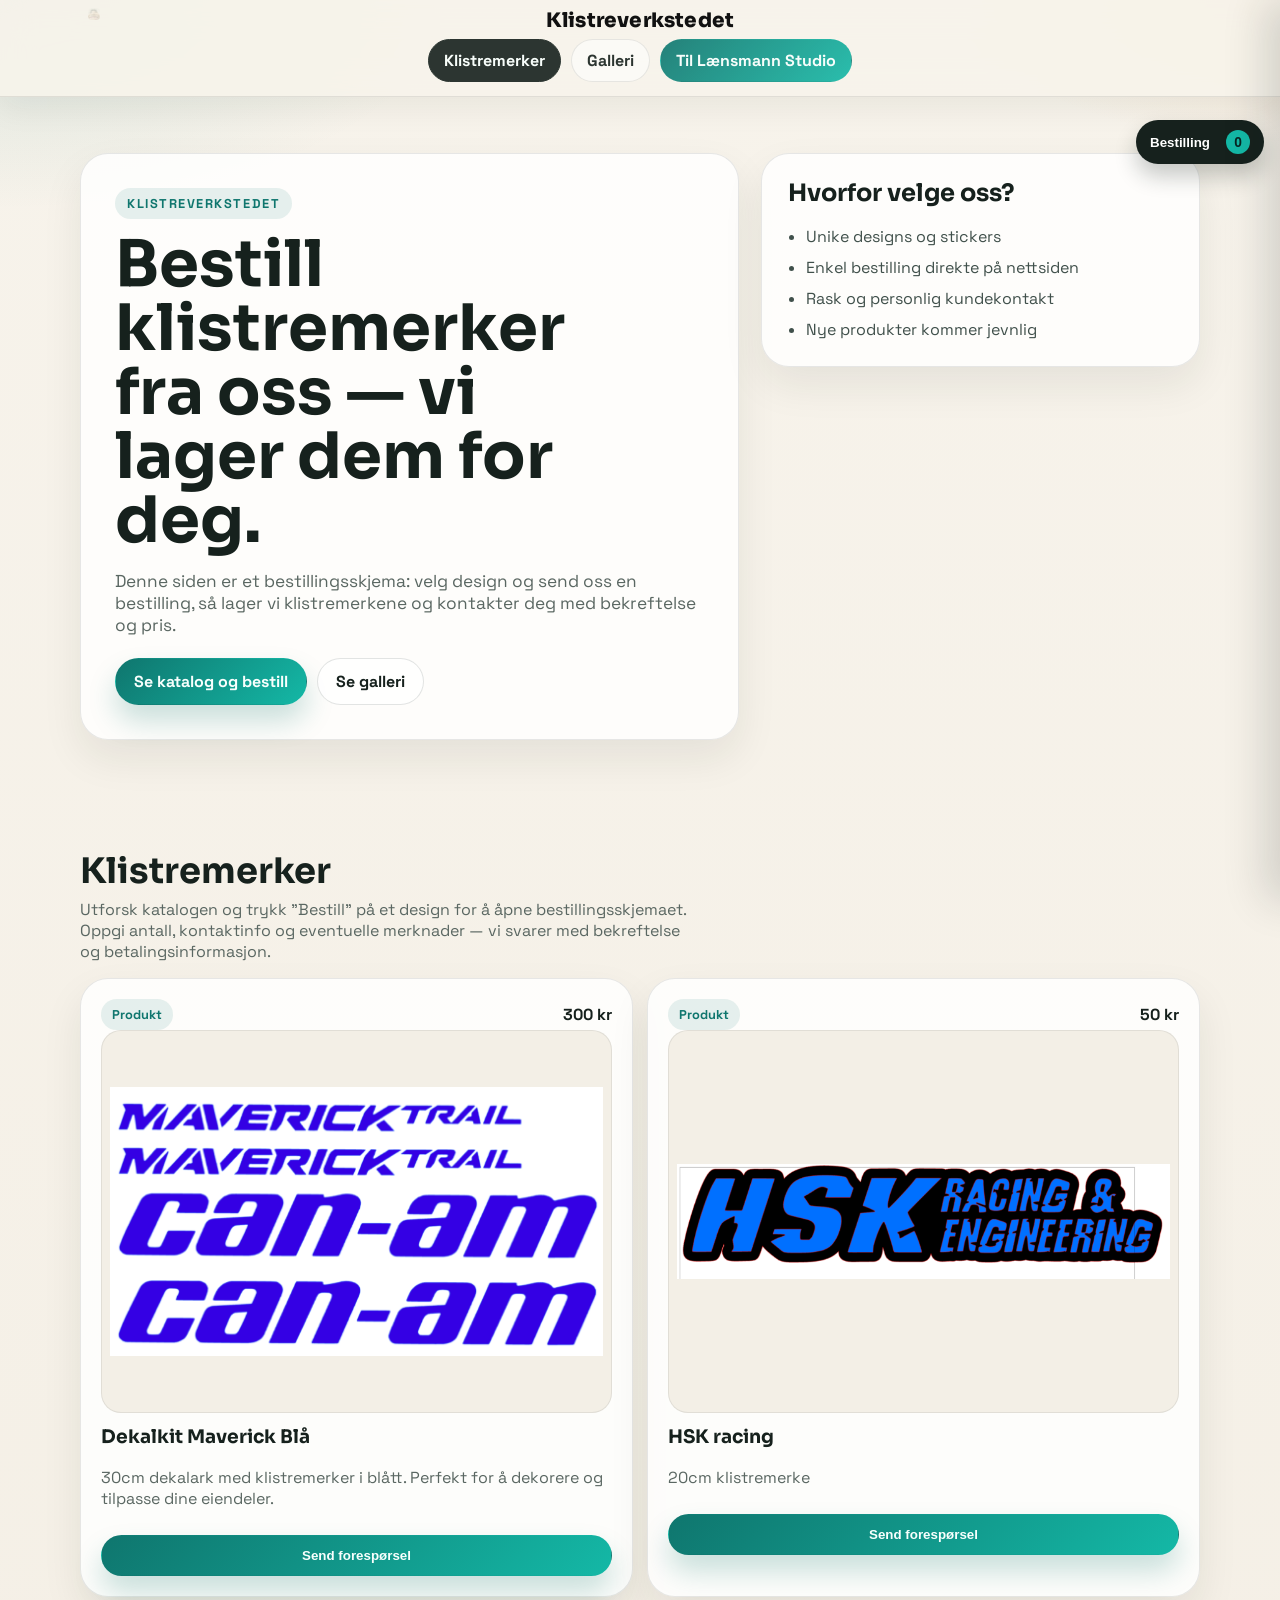
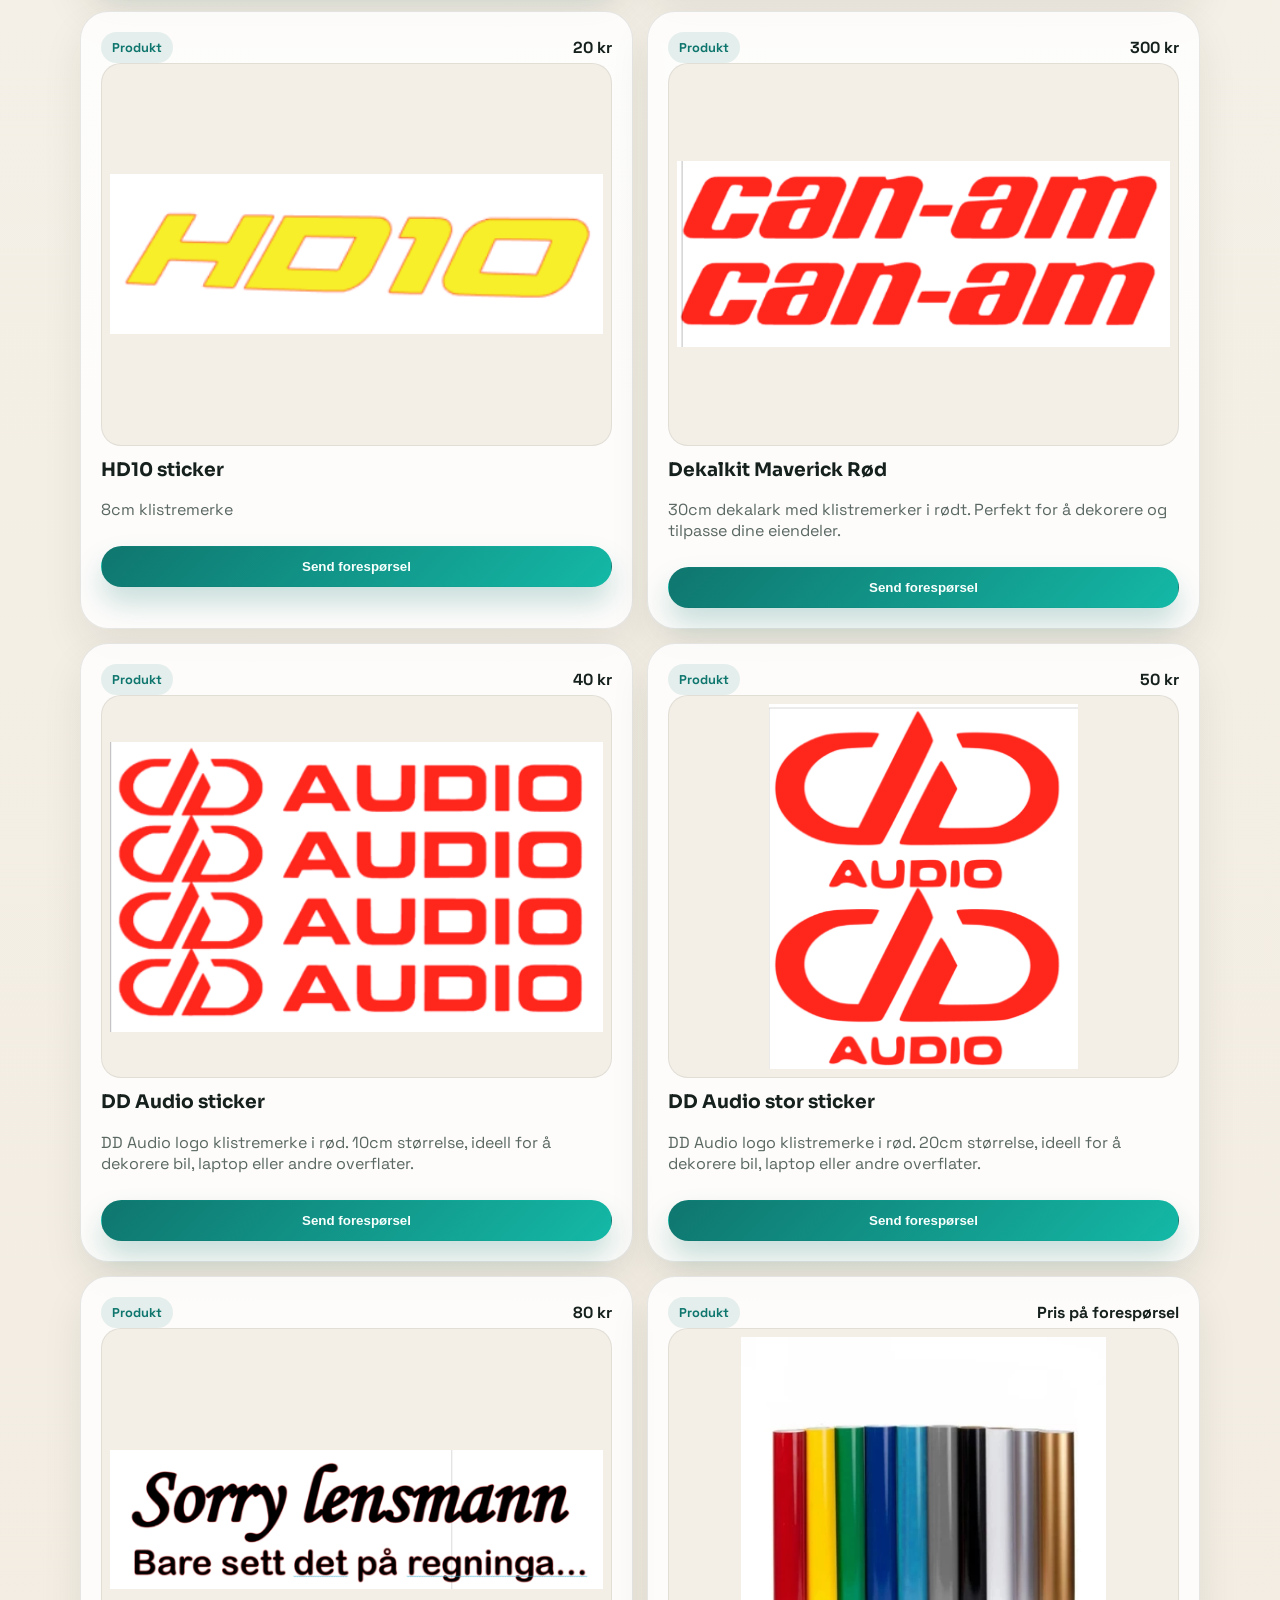
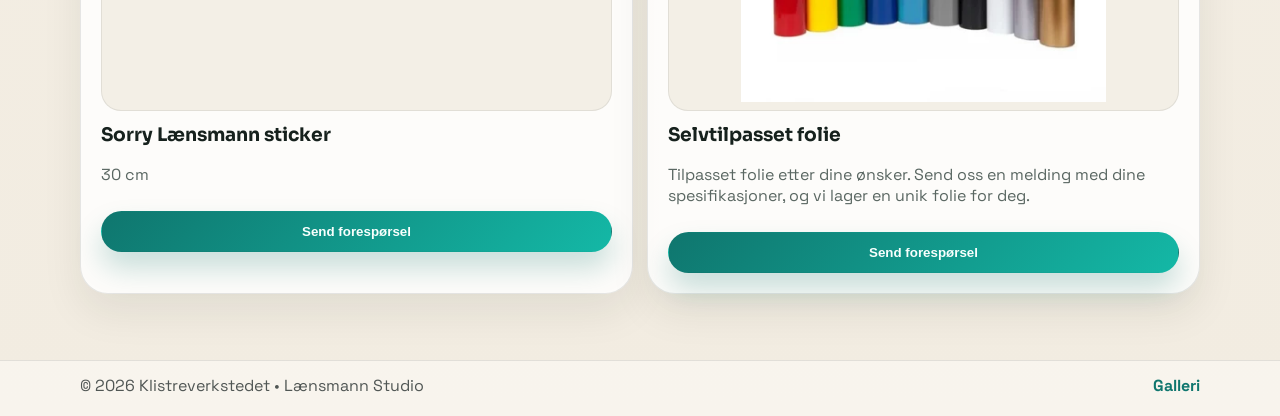
<file: index.html>
<!DOCTYPE html>
<html lang="no">
<head>
	<meta charset="UTF-8">
	<meta name="viewport" content="width=device-width, initial-scale=1">
	<title>Klistreverkstedet | Unike klistremerker</title>
	<meta name="description" content="Klistreverkstedet lager og selger unike klistremerker med enkel bestilling direkte fra nettsiden.">
	<meta name="robots" content="index, follow">
	<meta name="theme-color" content="#f7f3eb">
	<link rel="canonical" href="https://klistre.lensmann.studio/">
	<meta property="og:type" content="website">
	<meta property="og:title" content="Klistreverkstedet | Unike klistremerker">
	<meta property="og:description" content="Utforsk klistremerker, legg favorittene dine i handlekurven og send inn bestilling direkte fra nettsiden.">
	<meta property="og:url" content="https://klistre.lensmann.studio/">
	<link rel="icon" href="favicon.ico">
	<link rel="preconnect" href="https://fonts.googleapis.com">
	<link rel="preconnect" href="https://fonts.gstatic.com" crossorigin>
	<link href="https://fonts.googleapis.com/css2?family=Sora:wght@400;600;700;800&family=Space+Grotesk:wght@400;500;700&display=swap" rel="stylesheet">
	<link rel="stylesheet" href="style.css">
</head>
<body>
	<a class="skip-link" href="#main-content">Hopp til innhold</a>

	<header class="site-header">
		<div class="container header-top">
			<button class="goofy-easter-egg" type="button" data-goofy-easter-egg aria-label="Hemmelige bildeknapp">
				<img src="assets/images/goofy-ahh-pictures-face-man-pics.jpg" alt="" aria-hidden="true">
			</button>

			<a href="https://klistre.lensmann.studio/" class="brand brand--image" aria-label="Til Klistreverkstedet">
				<img class="brand-image logo-image" src="assets/images/image.png" alt="Klistreverkstedet logo">
				<span class="brand-text">Klistreverkstedet</span>
			</a>

			<div class="social-icons">
			  <a href="https://youtube.lensmann.studio" target="_blank" aria-label="YouTube">
				<svg viewBox="0 0 24 24" class="icon">
				  <path fill="currentColor" d="M23.498 6.186a3.016 3.016 0 0 0-2.122-2.136C19.505 3.545 12 3.545 12 3.545s-7.505 0-9.377.505A3.017 3.017 0 0 0 .502 6.186C0 8.07 0 12 0 12s0 3.93.502 5.814a3.016 3.016 0 0 0 2.122 2.136c1.871.505 9.376.505 9.376.505s7.505 0 9.377-.505a3.015 3.015 0 0 0 2.122-2.136C24 15.93 24 12 24 12s0-3.93-.502-5.814zM9.545 15.568V8.432L15.818 12l-6.273 3.568z"/>
				</svg>
			  </a>
			  <a href="https://facebook.lensmann.studio" target="_blank" aria-label="Facebook">
				<svg viewBox="0 0 24 24" class="icon">
				  <path fill="currentColor" d="M22 12a10 10 0 1 0-11.5 9.95v-7.05H8v-2.9h2.5V9.9c0-2.5 1.5-3.9 3.8-3.9 1.1 0 2.2.2 2.2.2v2.4h-1.2c-1.2 0-1.6.75-1.6 1.5v1.8H17l-.4 2.9h-2.5v7.05A10 10 0 0 0 22 12"/>
				</svg>
			  </a>
			</div>

			<button class="nav-toggle" type="button" aria-expanded="false" aria-controls="main-nav" aria-label="Åpne meny">
				<span class="nav-toggle__icon" aria-hidden="true">
					<span class="nav-toggle__line"></span>
					<span class="nav-toggle__line"></span>
					<span class="nav-toggle__line"></span>
				</span>
			</button>
		</div>

		<div class="container">
			<nav id="main-nav" class="top-links site-nav" aria-label="Navigasjon">
				<a href="index.html" aria-current="page">Klistremerker</a>
				<a href="products.html">Galleri</a>
				<a class="nav-back" href="https://lensmann.studio/">Til Lænsmann Studio</a>
			</nav>
		</div>
	</header>

	<main id="main-content">
		<section class="hero">
			<div class="container hero-grid">

				<div class="hero-copy">
					<span class="eyebrow">Klistreverkstedet</span>

					<h1>Bestill klistremerker fra oss — vi lager dem for deg.</h1>

					<p class="lead">
						Denne siden er et bestillingsskjema: velg design og send oss en bestilling, så lager vi klistremerkene og kontakter deg med bekreftelse og pris.
					</p>

					<div class="hero-actions">
						<a class="btn btn-primary" href="#produkter">Se katalog og bestill</a>
						<a class="btn btn-secondary" href="products.html">Se galleri</a>
					</div>
				</div>

				<aside class="hero-card">
					<h2>Hvorfor velge oss?</h2>

					<ul class="feature-list">
						<li>Unike designs og stickers</li>
						<li>Enkel bestilling direkte på nettsiden</li>
						<li>Rask og personlig kundekontakt</li>
						<li>Nye produkter kommer jevnlig</li>
					</ul>
				</aside>

			</div>
		</section>

		<section class="content-section" id="produkter">
			<div class="container">

				<div class="section-head">
					<h2 class="section-title">Klistremerker</h2>

					<p class="section-lead">
						Utforsk katalogen og trykk "Bestill" på et design for å åpne bestillingsskjemaet. Oppgi antall, kontaktinfo og eventuelle merknader — vi svarer med bekreftelse og betalingsinformasjon.
					</p>
				</div>

				<div id="product-grid" class="product-grid">
					<p class="empty-state">Laster inn produkter...</p>
				</div>

			</div>
		</section>
	</main>

	<button id="cart-toggle" class="cart-toggle" type="button" aria-expanded="false" aria-controls="cart-panel" aria-label="Åpne bestillingsskjema">
		Bestilling <span class="cart-toggle__badge" id="cart-count">0</span>
	</button>

	<div id="cart-overlay" class="cart-overlay" hidden></div>

	<aside id="cart-panel" class="cart-panel cart-drawer" aria-label="Handlekurv">

		<div class="cart-panel__head">
			<h2 class="section-title">Bestillingsforespørsel</h2>

			<button id="cart-close" class="cart-close" type="button" aria-label="Lukk bestillingsforespørsel">
				×
			</button>
		</div>

		<div id="cart-items" class="cart-items">
			<p class="empty-state">Handlekurven din er tom.</p>
		</div>

		<form id="order-form" class="order-form">

			<input type="hidden" name="access_key" value="d9a59166-6df5-4dda-a017-b0f46e9c49c6">

			<input type="hidden" name="subject" value="Ny bestilling fra Klistreverkstedet">

			<input type="hidden" name="from_name" value="Klistreverkstedet">

			<input type="hidden" name="cart_summary" id="cart-summary-input">
			<input type="hidden" name="order_total" id="order-total-input">

			<div class="form-grid form-grid--single">

				<div class="field">
					<label for="customer-name">Navn</label>

					<input
						id="customer-name"
						name="name"
						type="text"
						placeholder="Navnet ditt"
						required>
				</div>

				<div class="field">
					<label for="customer-phone">Telefonnummer</label>

					<input
						id="customer-phone"
						name="phone"
						type="tel"
						placeholder="Telefonnummer"
						required>
				</div>

				<div class="field">
					<label for="customer-email">E-post</label>

					<input
						id="customer-email"
						name="email"
						type="email"
						placeholder="E-postadresse"
						required>
				</div>

				<!-- Referansebilde uploader placed between email and message -->
				<div class="field">
				  <label for="uploadcare-uploader">Last opp ett referansebilde</label>
				  <div class="upload-instructions"></div>
				  <!-- Uploadcare widget (images only). Public key set via data-public-key -->
				  <input type="hidden" role="uploadcare-uploader" id="uploadcare-uploader" data-public-key="46de1b38b22875c5a2c2" data-images-only="true" data-clearable="true">
				  <!-- Hidden field to store the returned public image URL -->
				  <input type="hidden" id="reference-image-url" name="reference_image_url">
				</div>

				<div class="field field-full">
					<label for="customer-note">Melding</label>

					<textarea
						id="customer-note"
						name="message"
						placeholder="Skriv kort om ønsket design (farge, størrelse)."></textarea>
				</div>

			</div>

			<div class="shipping-options" aria-labelledby="shipping-options-title">
				<h3 id="shipping-options-title" class="shipping-options__title">Frakt</h3>

				<label class="shipping-option">
					<input type="radio" name="shipping_method" value="Hente selv på baksalen" data-shipping-option data-shipping-cost="0" checked>
					<span>
						<strong>Hente selv på baksalen</strong>
						<em>Gratis</em>
					</span>
				</label>

				<label class="shipping-option">
					<input type="radio" name="shipping_method" value="Frakt uten sporing" data-shipping-option data-shipping-cost="50">
					<span>
						<strong>Frakt uten sporing</strong>
						<em>50 kr</em>
					</span>
				</label>

				<label class="shipping-option">
					<input type="radio" name="shipping_method" value="Frakt med sporing" data-shipping-option data-shipping-cost="80">
					<span>
						<strong>Frakt med sporing</strong>
						<em>80 kr</em>
					</span>
				</label>
			</div>

			<div class="tip-field">
				<label for="tip-amount-input">Tips oss</label>
				<div class="tip-field__row">
					<input
						id="tip-amount-input"
						name="tip_amount"
						type="number"
						min="0"
						step="1"
						inputmode="numeric"
						placeholder="Valgfritt beløp"
						data-tip-amount>
					<span>kr</span>
				</div>
				<p class="tip-field__help">Velg selv om du vil tipse litt ekstra.</p>
			</div>

			<div class="cart-summary">

				<div class="cart-summary__row">
					<span>Estimert sum</span>
					<strong id="cart-total">0 kr</strong>
				</div>

				<div class="cart-summary__row cart-summary__row--shipping">
					<span>Frakt</span>
					<strong id="cart-shipping-total">0 kr</strong>
				</div>

				<div class="cart-summary__row cart-summary__row--grand">
					<span>Foreløpig total (ikke betaling)</span>
					<strong id="cart-grand-total">0 kr</strong>
				</div>

				<p class="cart-warning"><strong>Viktig:</strong> Dette er kun en bestilling — ingen betaling skjer her. Vi kontakter deg for å bekrefte pris, levering og betalingsmåte.</p>

				<p class="cart-note">
				<!-- her kan æ legge inn en melding til kunden -->
				</p>

				<div class="form-actions">

					<button id="clear-cart" class="btn btn-secondary btn-block" type="button">
						Nullstill
					</button>

					<button class="btn btn-primary btn-block" type="submit">
						Send bestilling
					</button>
				</div>

				<p id="form-status" class="form-note" aria-live="polite"></p>
				<p class="form-help">Etter innsending kontakter vi deg for å bekrefte ordre og betalingsinformasjon. Denne siden er kun for bestilling, ikke for betaling. Betaling skjer etter vi har laget ferdig klistremerkene.</p>

			</div>

		</form>

	</aside>

	<footer class="site-footer">
		<div class="container footer-inner">
			<span>© <span id="year"></span> Klistreverkstedet • Lænsmann Studio</span>

			<a href="products.html">Galleri</a>
		</div>
	</footer>

	<script>
		UPLOADCARE_PUBLIC_KEY = "46de1b38b22875c5a2c2";
		UPLOADCARE_LOCALE = "nb";
	</script>
	<script src="https://ucarecdn.com/libs/widget/3.x/uploadcare.full.min.js" charset="utf-8"></script>
	<script src="assets/js/site.js"></script>
</body>
</html>
</file>
<file: style.css>
:root {
  --bg: #0f1513;
  --bg-soft: #16201d;
  --surface: #f6f1e8;
  --surface-2: #ebe2d3;
  --text-dark: #1d2321;
  --text-light: #f4f1eb;
  --muted: #59605e;
  --brand: #ff875c;
  --brand-dark: #d65d34;
  --accent: #3fc2a3;
  --border-dark: rgba(255, 255, 255, 0.1);
  --border-light: rgba(29, 35, 33, 0.15);
  --radius-lg: 24px;
  --radius-md: 16px;
  --radius-sm: 12px;
  --shadow-soft: 0 14px 34px rgba(0, 0, 0, 0.16);
  --shadow-card: 0 10px 24px rgba(0, 0, 0, 0.12);
}

* {
  box-sizing: border-box;
}

html,
body {
  margin: 0;
  padding: 0;
  scroll-behavior: smooth;
}

body {
  font-family: "Space Grotesk", "Segoe UI", sans-serif;
  color: var(--text-light);
  background:
    radial-gradient(900px 500px at 85% -10%, rgba(255, 135, 92, 0.28), transparent 50%),
    radial-gradient(1000px 550px at 10% -15%, rgba(63, 194, 163, 0.18), transparent 46%),
    linear-gradient(170deg, #0d1311 0%, #101815 55%, #0c1210 100%);
  min-height: 100vh;
}

img {
  max-width: 100%;
  display: block;
}

a {
  color: inherit;
  text-decoration: none;
}

a:focus-visible,
button:focus-visible,
summary:focus-visible {
  outline: 3px solid #3fc2a3;
  outline-offset: 3px;
}

.skip-link {
  position: absolute;
  top: -100px;
  left: 12px;
  z-index: 120;
  background: #ffffff;
  color: #111;
  padding: 10px 14px;
  border-radius: 10px;
  border: 1px solid #111;
  font-weight: 700;
}

.skip-link:focus {
  top: 12px;
}

.goofy-easter-egg {
  position: absolute;
  top: 8px;
  left: 8px;
  z-index: 25;
  width: 12px;
  height: 12px;
  padding: 0;
  border: 0;
  background: transparent;
  opacity: 0.14;
  cursor: pointer;
  overflow: visible;
  transform-origin: top left;
  transform: scale(var(--goofy-scale, 1));
  transition: transform 220ms cubic-bezier(0.18, 0.8, 0.2, 1), opacity 180ms ease;
  will-change: transform, opacity;
}

.goofy-easter-egg img {
  width: 100%;
  height: 100%;
  display: block;
  object-fit: cover;
  border-radius: 4px;
  filter: saturate(1.05) contrast(1.05);
  transform-origin: center center;
}

.goofy-easter-egg:hover,
.goofy-easter-egg:focus-visible {
  opacity: 0.28;
  outline: none;
}

.goofy-easter-egg.is-exploding {
  opacity: 1;
  pointer-events: none;
  animation: goofy-burst 950ms cubic-bezier(0.12, 0.72, 0.18, 1) forwards;
  transition: none;
}

.goofy-easter-egg:not(.is-exploding) img {
  transition: transform 220ms cubic-bezier(0.18, 0.8, 0.2, 1), filter 180ms ease;
}

.goofy-easter-egg.is-exploding img {
  animation: goofy-grow 950ms cubic-bezier(0.12, 0.72, 0.18, 1) forwards;
}

.goofy-easter-egg.is-exploding::before,
.goofy-easter-egg.is-exploding::after {
  content: "";
  position: absolute;
  inset: 50%;
  border-radius: 999px;
  pointer-events: none;
  transform: translate(-50%, -50%);
}

.goofy-easter-egg.is-exploding::before {
  width: 18px;
  height: 18px;
  background: radial-gradient(circle, rgba(255,255,255,0.95) 0 20%, rgba(255, 122, 92, 0.9) 35%, rgba(255, 196, 122, 0.7) 55%, rgba(255, 255, 255, 0) 72%);
  animation: goofy-flash 950ms ease-out forwards;
}

.goofy-easter-egg.is-exploding::after {
  width: 18px;
  height: 18px;
  box-shadow:
    0 0 0 0 rgba(255, 130, 92, 0.65),
    0 0 0 0 rgba(255, 196, 122, 0.38);
  animation: goofy-shock 950ms ease-out forwards;
}

@keyframes goofy-grow {
  0% {
    transform: scale(1);
    opacity: 1;
    filter: saturate(1.05) contrast(1.05);
  }
  35% {
    transform: scale(5) rotate(12deg);
    opacity: 1;
  }
  65% {
    transform: scale(14) rotate(-10deg);
    opacity: 0.96;
  }
  100% {
    transform: scale(40) rotate(25deg);
    opacity: 0.12;
    filter: saturate(1.2) contrast(1.2);
  }
}

@keyframes goofy-burst {
  0% {
    transform: scale(var(--goofy-scale, 1)) translate(0, 0);
  }
  45% {
    transform: scale(var(--goofy-scale, 1)) translate(-1px, 1px);
  }
  100% {
    transform: scale(var(--goofy-scale, 1)) translate(0, 0);
  }
}

@keyframes goofy-flash {
  0% {
    opacity: 0.25;
    transform: translate(-50%, -50%) scale(0.2);
  }
  20% {
    opacity: 0.95;
    transform: translate(-50%, -50%) scale(1.4);
  }
  100% {
    opacity: 0.08;
    transform: translate(-50%, -50%) scale(18);
  }
}

@keyframes goofy-shock {
  0% {
    opacity: 0.95;
    box-shadow:
      0 0 0 0 rgba(255, 130, 92, 0.82),
      0 0 0 0 rgba(255, 196, 122, 0.58);
  }
  55% {
    opacity: 0.55;
    box-shadow:
      0 0 0 28px rgba(255, 130, 92, 0),
      0 0 0 44px rgba(255, 196, 122, 0);
  }
  100% {
    opacity: 0.05;
    box-shadow:
      0 0 0 70px rgba(255, 130, 92, 0),
      0 0 0 100px rgba(255, 196, 122, 0);
  }
}

@media (max-width: 520px) {
  .goofy-easter-egg {
    top: 6px;
    left: 6px;
    width: 10px;
    height: 10px;
    opacity: 0.11;
  }
}

.container {
  width: min(1120px, 92%);
  margin: 0 auto;
}

.thank-you-gif-wrap {
  width: min(420px, 100%);
  margin: 28px auto 0;
  padding: 14px;
  border-radius: 22px;
  background: rgba(255, 255, 255, 0.06);
  border: 1px solid rgba(255, 255, 255, 0.1);
  box-shadow: var(--shadow-soft);
}

.thank-you-gif-wrap img {
  width: 100%;
  aspect-ratio: 1 / 1;
  object-fit: cover;
  border-radius: 16px;
  background: linear-gradient(135deg, rgba(255, 135, 92, 0.18), rgba(63, 194, 163, 0.18));
}

.site-header {
  position: sticky;
  top: 0;
  z-index: 50;
  padding-top: env(safe-area-inset-top);
  border-bottom: 1px solid var(--border-dark);
  backdrop-filter: blur(8px) saturate(130%);
  background: linear-gradient(to bottom, rgba(12, 18, 16, 0.95), rgba(12, 18, 16, 0.72));
}

.nav-row {
  display: flex;
  align-items: center;
  justify-content: space-between;
  gap: 20px;
  padding: 14px 0;
}

.logo {
  display: inline-flex;
  align-items: center;
  gap: 12px;
}

.logo-image {
  width: 40px;
  height: 40px;
  border-radius: 5px;
  object-fit: cover;
  border: 1px solid rgba(255, 255, 255, 0.26);
  box-shadow: 0 10px 20px rgba(0, 0, 0, 0.26);
  background: linear-gradient(140deg, #ff875c, #ffb07a);
}

.social-icons {
  display: flex;
  gap: 12px;
  align-items: center;
  margin-left: auto;
}

.social-icons .icon {
  width: 24px;
  height: 24px;
  transition: 0.2s;
}

.social-icons a:nth-child(1) .icon {
  color: #FF0000;
}

.social-icons a:nth-child(1) .icon:hover {
  color: #CC0000;
  transform: scale(1.1);
}

.social-icons a:nth-child(2) .icon {
  color: #1877F2;
}

.social-icons a:nth-child(2) .icon:hover {
  color: #0A66C2;
  transform: scale(1.1);
}

@media (max-width: 820px) {
  .social-icons {
    margin-left: 0;
  }
}

.logo-badge {
  width: 38px;
  height: 38px;
  border-radius: 10px;
  display: grid;
  place-items: center;
  background: linear-gradient(140deg, var(--brand), #ffb07a);
  color: #111;
  font-weight: 800;
  letter-spacing: 0.02em;
  box-shadow: var(--shadow-soft);
}

.logo-text {
  font-family: "Sora", "Segoe UI", sans-serif;
  font-weight: 700;
  letter-spacing: 0.02em;
}

.site-nav {
  display: flex;
  align-items: center;
  gap: 18px;
  flex-wrap: wrap;
}

.nav-toggle {
  display: none;
  width: 42px;
  height: 42px;
  align-items: center;
  justify-content: center;
  border: 1px solid rgba(255, 255, 255, 0.22);
  border-radius: 10px;
  background: rgba(255, 255, 255, 0.04);
  color: var(--text-light);
  cursor: pointer;
}

.nav-toggle__icon {
  display: grid;
  gap: 4px;
}

.nav-toggle__line {
  display: block;
  width: 18px;
  height: 2px;
  border-radius: 2px;
  background: currentColor;
  transition: transform 0.2s ease, opacity 0.2s ease;
}

.nav-toggle[aria-expanded="true"] .nav-toggle__line:nth-child(1) {
  transform: translateY(6px) rotate(45deg);
}

.nav-toggle[aria-expanded="true"] .nav-toggle__line:nth-child(2) {
  opacity: 0;
}

.nav-toggle[aria-expanded="true"] .nav-toggle__line:nth-child(3) {
  transform: translateY(-6px) rotate(-45deg);
}

.site-nav a {
  opacity: 0.9;
  font-weight: 500;
}

.site-nav a:hover {
  opacity: 1;
}

.btn {
  display: inline-flex;
  align-items: center;
  justify-content: center;
  border: 0;
  border-radius: 999px;
  padding: 11px 18px;
  font-weight: 700;
  transition: transform 0.15s ease, box-shadow 0.15s ease;
}

.btn:hover {
  transform: translateY(-1px);
}

.btn-primary {
  background: linear-gradient(135deg, var(--brand), #ffb07a);
  color: #141414;
  box-shadow: 0 10px 24px rgba(255, 135, 92, 0.34);
}
.btn-primary:hover {
  box-shadow: 0 16px 32px rgba(255, 135, 92, 0.48);
}

.btn-booking {
  background: linear-gradient(135deg, var(--accent), #7fdbc7);
  color: #10211d;
  box-shadow: 0 10px 24px rgba(63, 194, 163, 0.34);
}

.btn-booking:hover {
  box-shadow: 0 16px 32px rgba(63, 194, 163, 0.48);
  transform: translateY(-2px);
}


.btn-secondary {
  border: 1px solid var(--border-dark);
  color: var(--text-light);
  background: rgba(255, 255, 255, 0.02);
}

.hero {
  padding: 72px 0 32px;
}

.hero-layout {
  display: grid;
  grid-template-columns: 1.12fr 0.88fr;
  gap: 24px;
  align-items: center;
}

.eyebrow {
  display: inline-block;
  text-transform: uppercase;
  letter-spacing: 0.11em;
  font-size: 0.78rem;
  color: #9fdcca;
  font-weight: 700;
}

h1,
h2,
h3 {
  margin-top: 0;
  line-height: 1.1;
  font-family: "Sora", "Segoe UI", sans-serif;
}

h1 {
  font-size: clamp(2rem, 4.9vw, 3.7rem);
  margin-bottom: 0.9rem;
}

.lead {
  color: #d4d7d5;
  max-width: 60ch;
  font-size: 1.04rem;
}

.hero-actions {
  margin-top: 20px;
  display: flex;
  gap: 10px;
  flex-wrap: wrap;
}

.hero-media {
  border-radius: var(--radius-lg);
  overflow: hidden;
  border: 1px solid var(--border-dark);
  box-shadow: var(--shadow-soft);
}

.hero-media img {
  width: 100%;
  height: 100%;
  min-height: 350px;
  object-fit: cover;
}

.content-shell {
  background: linear-gradient(180deg, var(--surface) 0%, #f8f5ee 100%);
  border-top-left-radius: 34px;
  border-top-right-radius: 34px;
  margin-top: 36px;
  color: var(--text-dark);
  border: 1px solid var(--border-light);
  border-bottom: 0;
}

section {
  padding: 58px 0;
}

.section-head {
  margin-bottom: 16px;
}

.section-title {
  font-size: clamp(1.55rem, 3vw, 2.2rem);
  margin-bottom: 10px;
}

.section-lead {
  margin: 0;
  color: var(--muted);
  max-width: 62ch;
}

.grid-3 {
  margin-top: 22px;
  display: grid;
  grid-template-columns: repeat(3, minmax(0, 1fr));
  gap: 16px;
}

.card {
  background: #fffdf9;
  border: 1px solid var(--border-light);
  border-radius: var(--radius-md);
  padding: 18px;
  box-shadow: var(--shadow-card);
  
}

.card p {
  margin: 0;
  color: var(--muted);
}

.card,
.hero-media,
.gallery-item,
.item-card,
.partner-card {
  transition: transform 0.2s ease, box-shadow 0.2s ease;
}

.card:hover,
.item-card:hover,
.partner-card:hover {
  transform: translateY(-3px);
  box-shadow: 0 14px 28px rgba(0, 0, 0, 0.18);
}

.tag {
  display: inline-flex;
  align-items: center;
  gap: 8px;
  font-size: 0.83rem;
  border-radius: 999px;
  background: var(--surface-2);
  padding: 7px 12px;
  border: 1px solid var(--border-light);
  color: #3e4341;
}

.feature-row {
  margin-top: 18px;
  display: flex;
  flex-wrap: wrap;
  gap: 10px;
}

.gallery {
  margin-top: 22px;
  display: grid;
  grid-template-columns: repeat(3, minmax(0, 1fr));
  gap: 12px;
}

.gallery-item {
  border-radius: 14px;
  overflow: hidden;
  border: 1px solid var(--border-light);
}

.gallery-item img {
  width: 100%;
  height: 100%;
  min-height: 210px;
  object-fit: cover;
}

.pricing-grid {
  margin-top: 22px;
  display: grid;
  grid-template-columns: repeat(3, minmax(0, 1fr));
  gap: 16px;
}

/* Cart buttons and mobile-friendly layout */
.cart-row {
  display: flex;
  gap: 10px;
  align-items: center;
  padding: 8px 6px;
  border-bottom: 1px solid var(--border-light);
}

.cart-thumb {
  width: 52px;
  height: 52px;
  border-radius: 8px;
  object-fit: cover;
}

.cart-row__meta {
  flex: 1 1 auto;
  min-width: 0;
}

.cart-row__actions {
  display: flex;
  align-items: center;
  gap: 8px;
  flex: 0 0 auto;
}

.qty-group {
  display: flex;
  align-items: center;
  gap: 8px;
}

.qty-btn {
  width: 36px;
  height: 36px;
  padding: 0;
  border-radius: 50%;
  border: 1px solid rgba(255,255,255,0.06);
  background: rgba(255,255,255,0.02);
  color: var(--text-light);
  font-weight: 700;
  display: inline-grid;
  place-items: center;
  cursor: pointer;
  transition: background 0.12s ease, transform 0.08s ease;
}

.qty-btn:hover {
  background: rgba(255,255,255,0.04);
  transform: translateY(-1px);
}

.qty-value {
  min-width: 22px;
  text-align: center;
  font-weight: 700;
}

.cart-line-total {
  margin-top: 6px;
  font-weight: 800;
  color: var(--text-light);
  font-size: 1rem;
}

.cart-meta-sub {
  margin: 4px 0 0;
  color: var(--muted);
  font-size: 0.9rem;
}

.cart-remove {
  display: inline-flex;
  align-items: center;
  gap: 8px;
  padding: 6px 8px;
  border-radius: 8px;
  border: 1px solid rgba(255,255,255,0.04);
  background: transparent;
  color: var(--muted);
  font-weight: 600;
  cursor: pointer;
  transition: background 0.12s ease, color 0.12s ease;
}

.cart-remove:hover {
  background: rgba(255,255,255,0.03);
  color: var(--text-light);
}

.cart-remove .remove-icon {
  font-size: 14px;
  line-height: 1;
  color: inherit;
}

/* Mobile adjustments: compact, two-row grid for each cart item */
@media (max-width: 520px) {
  .cart-row {
    display: grid;
    grid-template-columns: 44px 1fr;
    grid-template-rows: auto auto;
    gap: 6px 8px;
    align-items: center;
    padding: 8px 6px;
  }

  .cart-thumb {
    width: 44px;
    height: 44px;
    grid-row: 1 / span 2;
    border-radius: 8px;
  }

  .cart-row__meta {
    grid-column: 2;
    grid-row: 1;
    padding-right: 8px;
  }

  .cart-row__actions {
    grid-column: 2;
    grid-row: 2;
    justify-self: end;
    gap: 6px;
  }

  .qty-btn {
    width: 30px;
    height: 30px;
    font-size: 15px;
    border-radius: 8px;
  }

  .qty-value {
    min-width: 28px;
    text-align: center;
    padding: 6px 8px;
    background: linear-gradient(135deg, rgba(255,135,92,0.12), rgba(63,194,163,0.06));
    border-radius: 8px;
    font-weight: 800;
    color: var(--text-light);
  }

  .cart-remove {
    padding: 6px;
    border-radius: 6px;
    gap: 6px;
    background: rgba(255,255,255,0.02);
    color: var(--muted);
  }

  /* hide the word "Fjern" on narrow screens to keep layout clean */
  .cart-remove .remove-text {
    display: none;
  }
}

.price {
  font-size: 1.6rem;
  font-weight: 800;
  margin: 10px 0;
}

.split {
  margin-top: 18px;
  display: grid;
  grid-template-columns: 1.1fr 0.9fr;
  gap: 16px;
}

.contact-list {
  display: grid;
  gap: 8px;
  color: var(--muted);
}

.contact-list a:hover {
  color: #2c4a42;
  text-decoration: underline;
}

.booking-form {
  margin-top: 14px;
  padding: 22px;
  border: 1px solid #dbcdb9;
  background:
    radial-gradient(700px 180px at 100% -5%, rgba(255, 135, 92, 0.12), transparent 55%),
    #fffdf8;
  box-shadow: 0 22px 40px rgba(29, 35, 33, 0.14);
}

.form-block {
  padding: 14px;
  border-radius: 14px;
  background: linear-gradient(180deg, #fffdfa 0%, #fff7ec 100%);
  border: 1px solid #e3d7c7;
  margin-bottom: 12px;
}

.form-block h3 {
  margin: 0 0 10px;
  font-size: 1.05rem;
}

/* --- Simple/order-form overrides to reduce 'shop' look --- */
body {
  background: #ffffff;
  color: #111111;
  font-family: system-ui, -apple-system, "Segoe UI", Roboto, Arial, sans-serif;
}

.site-header {
  background: #ffffff;
  border-bottom: 1px solid #e6e6e6;
  backdrop-filter: none;
}

.logo-image { display: none; }
.brand-text { font-weight: 700; color: #111; }
.social-icons { display: none; }

/* Make buttons look like simple form controls */
.btn {
  border-radius: 6px;
  padding: 8px 12px;
  box-shadow: none;
  font-weight: 700;
}

.btn-primary {
  background: transparent;
  color: #111;
  border: 1px solid #cfcfcf;
}

.btn-secondary {
  background: transparent;
  color: #444;
  border: 1px solid #eee;
}

/* Product list: keep original catalog styles above */

/* Make cart panel look like a simple form panel */
.cart-panel {
  background: #fff;
  color: #111;
  border: 1px solid #e6e6e6;
  box-shadow: none;
  border-radius: 6px;
  padding: 16px;
}

.cart-row { border-bottom: 1px solid #f4f4f4; padding: 8px 0; }
.qty-group {
  display: flex;
  align-items: center;
  gap: 8px;
}
.cart-remove {
  display: inline-flex;
  align-items: center;
  gap: 8px;
}
.cart-meta-sub { color: #666 }

/* Ensure quantity and remove controls are visible on light/order form theme */
.qty-btn {
  background: #ffffff;
  color: #111111;
  border: 1px solid #e0e0e0;
}

.qty-btn:hover {
  background: #f6f6f6;
}

.cart-remove {
  background: transparent;
  color: #8b0000;
  border: 1px solid rgba(0,0,0,0.04);
}

.cart-remove .remove-text {
  display: inline;
}

/* Floating cart toggle badge: show by default */
#cart-toggle { display: inline-flex; align-items: center; gap: 8px; }

.cart-warning { background: #ffece6; border: 1px solid #ff0000; padding: 8px; border-radius: 6px; color: #ff0000; font-size: 0.95rem }

/* Make overall look less 'polished' and more like a simple order form */
.hero-copy, .hero-card { background: transparent; box-shadow: none; border: 0; padding: 0 }

.form-grid {
  display: grid;
  grid-template-columns: repeat(2, minmax(0, 1fr));
  gap: 12px;
}

.event-options-grid {
  display: grid;
  grid-template-columns: repeat(3, minmax(0, 1fr));
  gap: 10px;
  margin-top: 8px;
}

.choice-chip {
  display: grid;
  grid-template-columns: 18px 1fr auto;
  align-items: center;
  gap: 8px;
  border: 1px solid #deceba;
  border-radius: 14px;
  padding: 11px 12px;
  background: linear-gradient(180deg, #fff 0%, #fff8ef 100%);
  cursor: pointer;
  min-height: 52px;
  transition: transform 0.15s ease, border-color 0.15s ease, box-shadow 0.15s ease, background 0.15s ease;
}

.choice-chip input {
  width: 16px;
  height: 16px;
}

.choice-chip span {
  font-weight: 600;
  color: #313836;
}

.choice-chip span::after {
  content: "Velg";
  font-size: 0.72rem;
  letter-spacing: 0.04em;
  text-transform: uppercase;
  color: #8f6f52;
  margin-left: 10px;
}

.choice-chip:hover {
  transform: translateY(-1px);
  border-color: #c9b296;
}

.choice-chip:has(input:checked) {
  border-color: #3fc2a3;
  box-shadow: 0 0 0 2px rgba(63, 194, 163, 0.2);
  background: linear-gradient(180deg, #f8fffd 0%, #edfff8 100%);
}

.choice-chip:has(input:checked) span::after {
  content: "Valgt";
  color: #16735b;
}

.field {
  display: grid;
  gap: 6px;
}

.field label {
  font-weight: 700;
  font-size: 0.95rem;
}

.field input,
.field select,
.field textarea {
  width: 100%;
  border: 1px solid #d8cdbd;
  border-radius: 10px;
  background: #fff;
  color: #1d2321;
  padding: 11px 12px;
  font: inherit;
  transition: border-color 0.15s ease, box-shadow 0.15s ease;
}

.field textarea {
  resize: vertical;
  min-height: 140px;
}

.field input:focus,
.field select:focus,
.field textarea:focus {
  border-color: #3fc2a3;
  outline: 2px solid rgba(63, 194, 163, 0.2);
}

.field-full {
  grid-column: 1 / -1;
}

.equipment-grid {
  display: grid;
  grid-template-columns: repeat(3, minmax(0, 1fr));
  gap: 10px;
  margin-top: 8px;
}

.equipment-card {
  display: grid;
  gap: 8px;
  border: 1px solid #dfd2c0;
  border-radius: 14px;
  padding: 8px;
  background: linear-gradient(180deg, #fff 0%, #fff9ef 100%);
  font-size: 0.9rem;
  cursor: pointer;
  transition: border-color 0.15s ease, transform 0.15s ease, box-shadow 0.15s ease, background 0.15s ease;
}

.equipment-card input {
  position: absolute;
  opacity: 0;
  pointer-events: none;
}

.equipment-card img {
  width: 100%;
  height: 135px;
  object-fit: cover;
  object-position: center;
  border-radius: 10px;
  border: 1px solid #e7dccd;
}

.equipment-card span {
  display: inline-flex;
  align-items: center;
  justify-content: space-between;
  gap: 6px;
  font-weight: 600;
  color: #343a38;
}

.equipment-card span::after {
  content: "Velg";
  font-size: 0.76rem;
  letter-spacing: 0.04em;
  text-transform: uppercase;
  color: #8b6a4e;
}

.equipment-card:hover {
  border-color: #c9b296;
  transform: translateY(-1px);
}

.equipment-card:has(input:checked) {
  border-color: #3fc2a3;
  box-shadow: 0 0 0 2px rgba(63, 194, 163, 0.22);
  background: linear-gradient(180deg, #f8fffd 0%, #edfff8 100%);
}

.equipment-card:has(input:checked) span::after {
  content: "Valgt";
  color: #16735b;
}

.form-help {
  margin: 10px 0 0;
  font-size: 0.9rem;
  color: #5e6462;
}

.is-hidden {
  display: none;
}

.form-actions {
  margin-top: 14px;
  display: flex;
  align-items: center;
  gap: 12px;
  flex-wrap: wrap;
}

.form-note {
  margin: 0;
  color: var(--muted);
  font-size: 0.92rem;
}

.form-feedback {
  margin: 10px 0 0;
  padding: 10px 12px;
  border-radius: 10px;
  display: none;
  font-weight: 600;
}

.form-feedback.success {
  display: block;
  color: #104a3b;
  background: #ddf7f0;
  border: 1px solid #97d9c7;
}

.form-feedback.error {
  display: block;
  color: #6a1f12;
  background: #ffe9e2;
  border: 1px solid #f4b19f;
}

.hp-field {
  position: absolute;
  left: -9999px;
}

/* Final cart mobile overrides to fix contrast and duplicated labels */
@media (max-width: 520px) {
  /* target the cart-items variant with higher specificity to override earlier rules */
  .cart-items .cart-row {
    display: grid;
    grid-template-columns: 44px 1fr;
    grid-template-rows: auto auto;
    gap: 6px 8px;
    align-items: center;
    padding: 8px 6px;
  }

  /* hide the textual "Antall: X" to avoid duplication with the compact qty control */
  .cart-items .cart-meta-sub {
    display: none;
  }

  /* emphasize quantity and line total for clarity on light background */
  .cart-items .qty-value {
    background: linear-gradient(135deg, rgba(255,135,92,0.12), rgba(63,194,163,0.06));
    color: #16211d;
    font-weight: 900;
    font-size: 1.02rem;
    padding: 6px 10px;
    border-radius: 8px;
  }

  .cart-items .cart-line-total {
    grid-column: 2;
    grid-row: 1;
    justify-self: end;
    font-size: 1.05rem;
    font-weight: 900;
    color: #16211d;
  }

  .cart-items .cart-row__meta strong {
    font-size: 1rem;
    color: #0f1513;
  }

  /* align actions on second row and keep remove button separate */
  .cart-items .cart-row__actions {
    grid-column: 2;
    grid-row: 2;
    justify-self: end;
    gap: 8px;
  }

  .cart-items .cart-remove {
    background: transparent;
    color: #8b6a4e;
    border: 1px solid rgba(22,33,29,0.06);
  }
}

.faq-grid {
  margin-top: 22px;
  display: grid;
  gap: 12px;
}

.faq-item summary {
  font-weight: 700;
  cursor: pointer;
  list-style: none;
}

.faq-item summary::-webkit-details-marker {
  display: none;
}

.faq-item summary::after {
  content: "+";
  float: right;
  color: var(--brand-dark);
}

.faq-item[open] summary::after {
  content: "-";
}

.faq-item p {
  margin-top: 12px;
}

.embed-wrap {
  border-radius: var(--radius-md);
  overflow: hidden;
  border: 1px solid var(--border-light);
  box-shadow: var(--shadow-card);
}

.embed-wrap iframe {
  width: 100%;
  min-height: 780px;
  border: 0;
}

.page-hero {
  padding: 58px 0 30px;
}

.page-title {
  margin-bottom: 10px;
  font-size: clamp(1.8rem, 4vw, 3rem);
}

.item-grid {
  margin-top: 20px;
  display: grid;
  grid-template-columns: repeat(3, minmax(0, 1fr));
  gap: 14px;
}

.item-card {
  background: #fffdf9;
  border: 1px solid var(--border-light);
  border-radius: var(--radius-md);
  overflow: hidden;
  box-shadow: var(--shadow-card);
}

.item-card img {
  width: 100%;
  aspect-ratio: 4 / 3;
  object-fit: cover;
}

.item-card .inner {
  padding: 14px;
}

.partner-card {
  display: grid;
  grid-template-columns: 1fr 1fr;
  gap: 16px;
  align-items: center;
  background: #fffdf9;
  border: 1px solid var(--border-light);
  border-radius: var(--radius-lg);
  padding: 18px;
  box-shadow: var(--shadow-card);
}

.partner-card img {
  width: 100%;
  border-radius: var(--radius-sm);
  border: 1px solid var(--border-light);
}

.media-wall {
  margin-top: 16px;
  display: grid;
  grid-template-columns: repeat(3, minmax(0, 1fr));
  gap: 12px;
}

.media-item {
  margin: 1px;
  border-radius: 14px;
  overflow: hidden;
  border: 1px solid var(--border-light);
  background: #fffdf9;
  box-shadow: var(--shadow-card);
}

.media-item img,
.media-item video {
  width: 100%;
  height: 100%;
  min-height: 220px;
  object-fit: cover;
  display: block;
}

footer {
  margin-top: 3px;
  border-top: 1px solid var(--border-light);
  color: #505654;
}

.footer-inner {
  padding: 12px 0 12px;
  display: flex;
  justify-content: space-between;
  gap: 10px;
  flex-wrap: wrap;
}

@media (max-width: 960px) {
  .hero-layout,
  .grid-3,
  .gallery,
  .pricing-grid,
  .split,
  .item-grid,
  .partner-card,
  .media-wall {
    grid-template-columns: 1fr;
  }

  .hero {
    padding-top: 56px;
  }

  .hero-media img {
    min-height: 250px;
  }

  .content-shell {
    border-top-left-radius: 20px;
    border-top-right-radius: 20px;
    margin-top: 24px;
  }

  .form-grid {
    grid-template-columns: 1fr;
  }

  .equipment-grid {
    grid-template-columns: 1fr 1fr;
  }

  .event-options-grid {
    grid-template-columns: 1fr 1fr;
  }

  .booking-form {
    padding: 16px;
  }

  .form-block {
    padding: 12px;
  }
}

@media (max-width: 820px) {
  .nav-row {
    flex-wrap: wrap;
    align-items: center;
    gap: 8px;
    padding: 12px 0;
  }

  .logo {
    margin-right: auto;
  }

  .logo-text {
    font-size: 0.98rem;
  }

  .nav-toggle {
    display: inline-flex;
  }

  .site-nav {
    width: 100%;
    display: grid;
    grid-template-columns: 1fr;
    gap: 8px;
    max-height: 0;
    opacity: 0;
    overflow: hidden;
    pointer-events: none;
    transform: translateY(-6px);
    transition: max-height 0.25s ease, opacity 0.2s ease, transform 0.2s ease, margin-top 0.2s ease, padding-top 0.2s ease;
  }

  .site-nav.is-open {
    max-height: 360px;
    opacity: 1;
    pointer-events: auto;
    transform: translateY(0);
    margin-top: 6px;
    padding-top: 8px;
    border-top: 1px solid rgba(255, 255, 255, 0.12);
  }

  .site-nav a {
    display: flex;
    align-items: center;
    justify-content: center;
    min-height: 42px;
    padding: 10px 12px;
    border-radius: 12px;
    border: 1px solid rgba(255, 255, 255, 0.15);
    background: rgba(255, 255, 255, 0.03);
    text-align: center;
    line-height: 1.2;
  }

  .site-nav .btn {
    width: 100%;
    border-radius: 12px;
    padding: 10px 12px;
  }
}

@media (max-width: 640px) {
  .container {
    width: min(1120px, 94%);
  }

  .hero,
  .page-hero {
    padding-top: 40px;
  }

  section {
    padding: 44px 0;
  }

  .hero-actions .btn {
    width: 100%;
  }

  .content-shell {
    border-top-left-radius: 16px;
    border-top-right-radius: 16px;
  }

  .footer-inner {
    justify-content: center;
    text-align: center;
  }

  .equipment-grid {
    grid-template-columns: 1fr;
  }

  .event-options-grid {
    grid-template-columns: 1fr;
  }
}

@media (prefers-reduced-motion: reduce) {
  html,
  body {
    scroll-behavior: auto;
  }

  *,
  *::before,
  *::after {
    animation: none !important;
    transition: none !important;
  }
}

.direct-contact-title {

  color: #000000;
  font-weight: 900;
}
.ring-oss {
  background: linear-gradient(1deg, var(--accent), #995252);
  color: #10211d;

}

body {
  font-family: "Space Grotesk", "Sora", sans-serif;
  background:
    radial-gradient(900px 420px at 0% 0%, rgba(15, 118, 110, 0.12), transparent 50%),
    radial-gradient(700px 320px at 100% 0%, rgba(217, 119, 6, 0.12), transparent 45%),
    linear-gradient(180deg, #f7f3eb 0%, #f2ece1 100%);
  color: #16211d;
}

.site-header {
  background: rgba(247, 243, 235, 0.92);
  border-bottom: 1px solid rgba(22, 33, 29, 0.1);
  backdrop-filter: blur(16px) saturate(130%);
  box-shadow: 0 12px 30px rgba(22, 33, 29, 0.06);
}

.header-row,
.top-links,
.footer-inner,
.hero-actions,
.cart-summary__row {
  display: flex;
  align-items: center;
}

.header-row {
  justify-content: space-between;
  gap: 18px;
  padding: 18px 0;
}

.brand {
  display: inline-flex;
  align-items: center;
  gap: 12px;
}

.brand--image {
  text-decoration: none;
}

.brand-image {
  width: 210px;
  height: 65px;
  border-radius: 14px;
  object-fit: cover;
  border: 1px solid rgba(22, 33, 29, 0.12);
  box-shadow: 0 12px 24px rgba(22, 33, 29, 0.08);
  background: #fff;
}

.brand-mark {
  width: 42px;
  height: 42px;
  border-radius: 14px;
  display: grid;
  place-items: center;
  background: linear-gradient(135deg, #0f766e, #14b8a6);
  color: #f8fffd;
  font-weight: 800;
  letter-spacing: 0.04em;
  box-shadow: 0 16px 28px rgba(15, 118, 110, 0.24);
}

.brand-text {
  font-family: "Sora", sans-serif;
  font-weight: 800;
  letter-spacing: 0.01em;
}

.top-links {
  gap: 10px;
  flex-wrap: wrap;
  justify-content: flex-end;
}

.top-links a {
  border-radius: 999px;
  padding: 10px 15px;
  border: 1px solid rgba(22, 33, 29, 0.1);
  background: rgba(255, 255, 255, 0.55);
  font-weight: 700;
  color: #16211d;
}

.top-links a[aria-current="page"] {
  background: #16211d;
  color: #f8fffd;
  border-color: #16211d;
}

.nav-back {
  background: linear-gradient(135deg, #0f766e, #14b8a6) !important;
  color: #f8fffd !important;
  border-color: transparent !important;
}

.hero,
.content-section {
  padding: 56px 0;
}

.hero--compact {
  padding-bottom: 24px;
}

.hero-grid {
  display: grid;
  grid-template-columns: 1.2fr 0.8fr;
  gap: 22px;
  align-items: start;
}

.hero-grid--single {
  grid-template-columns: 1fr;
}

.hero-copy,
.hero-card,
.cart-panel,
.product-card,
.gallery-card {
  border-radius: 28px;
  border: 1px solid rgba(22, 33, 29, 0.1);
  background: rgba(255, 255, 255, 0.82);
  box-shadow: 0 18px 40px rgba(22, 33, 29, 0.08);
}

.hero-copy {
  padding: 34px;
}

.hero-card {
  padding: 26px;
  position: sticky;
  top: 96px;
}

.eyebrow {
  display: inline-flex;
  align-items: center;
  padding: 7px 12px;
  border-radius: 999px;
  background: rgba(15, 118, 110, 0.1);
  color: #0f766e;
  font-size: 0.8rem;
  text-transform: uppercase;
  letter-spacing: 0.12em;
  font-weight: 800;
}

.hero h1,
.section-title {
  font-family: "Sora", sans-serif;
}

.hero h1 {
  margin: 14px 0 14px;
  font-size: clamp(2.4rem, 5vw, 4.5rem);
  line-height: 1;
  max-width: 10ch;
}

.lead,
.section-lead,
.hero-card p,
.product-card p,
.gallery-card p,
.cart-note,
.empty-state {
  color: #5a6762;
}

.lead {
  max-width: 58ch;
  font-size: 1.08rem;
}

.hero-actions {
  gap: 10px;
  flex-wrap: wrap;
  margin-top: 22px;
}

.btn {
  padding: 12px 18px;
  border-radius: 999px;
  border: 1px solid transparent;
  font-weight: 800;
}

.btn-primary {
  background: linear-gradient(135deg, #0f766e, #14b8a6);
  color: #f8fffd;
  box-shadow: 0 16px 28px rgba(15, 118, 110, 0.22);
}

.btn-secondary {
  background: rgba(255, 255, 255, 0.8);
  color: #16211d;
  border-color: rgba(22, 33, 29, 0.12);
}

.btn-block,
.btn-small {
  width: 100%;
}

.btn-small {
  margin-top: 10px;
}

.feature-list {
  margin: 18px 0 0;
  padding-left: 18px;
  display: grid;
  gap: 10px;
  color: #40504b;
}

.catalog-layout {
  display: grid;
  grid-template-columns: minmax(0, 1.3fr) minmax(320px, 0.7fr);
  gap: 20px;
  align-items: start;
}

.section-head {
  margin-bottom: 16px;
}

.section-title {
  margin-bottom: 8px;
  font-size: clamp(1.5rem, 3vw, 2.2rem);
}

.product-grid,
.gallery-grid {
  display: grid;
  gap: 14px;
}

.product-grid {
  grid-template-columns: repeat(2, minmax(0, 1fr));
}

.gallery-grid {
  grid-template-columns: repeat(3, minmax(0, 1fr));
}

.product-card,
.gallery-card {
  padding: 20px;
}

.product-image {
  width: 100%;
  aspect-ratio: 1 / 1;
  object-fit: cover;
  border-radius: 20px;
  margin-bottom: 14px;
  border: 1px solid rgba(22, 33, 29, 0.08);
}

.product-card__top,
.cart-panel__head,
.cart-row,
.footer-inner {
  display: flex;
  justify-content: space-between;
  gap: 10px;
}

.product-card__top {
  align-items: center;
}

.pill,
.cart-badge {
  display: inline-flex;
  align-items: center;
  justify-content: center;
  border-radius: 999px;
  padding: 7px 11px;
  background: rgba(15, 118, 110, 0.1);
  color: #0f766e;
  font-size: 0.8rem;
  font-weight: 800;
}

.product-price {
  font-weight: 800;
  color: #16211d;
}

.product-note {
  font-size: 0.92rem;
  margin-bottom: 0;
}

.cart-panel {
  padding: 22px;
  position: sticky;
  top: 96px;
}

.cart-panel__head {
  align-items: center;
  margin-bottom: 14px;
}

.cart-items {
  display: grid;
  gap: 12px;
}

.cart-row {
  align-items: center;
  padding: 12px 0;
  border-top: 1px solid rgba(22, 33, 29, 0.08);
  display: grid;
  grid-template-columns: 58px minmax(0, 1fr) auto;
  gap: 10px;
}

.cart-row p {
  margin: 4px 0 0;
  font-size: 0.9rem;
}

.cart-row__meta {
  min-width: 0;
}

.cart-row__meta strong {
  display: block;
  white-space: nowrap;
  overflow: hidden;
  text-overflow: ellipsis;
}

.cart-thumb {
  width: 58px;
  height: 58px;
  object-fit: contain;
  background: #f3efe6;
  border-radius: 10px;
  border: 1px solid rgba(22, 33, 29, 0.12);
  padding: 4px;
}

.cart-row__actions {
  display: inline-flex;
  align-items: center;
  gap: 8px;
  flex-wrap: wrap;
  justify-content: flex-end;
}

.qty-btn,
.cart-remove {
  border-radius: 999px;
  border: 1px solid rgba(22, 33, 29, 0.14);
  background: #fff;
  color: #16211d;
  font: inherit;
  font-weight: 800;
  min-width: 34px;
  min-height: 34px;
  padding: 0 10px;
}

.cart-remove {
  min-width: auto;
}

.cart-summary {
  margin-top: 16px;
  padding-top: 16px;
  border-top: 1px solid rgba(22, 33, 29, 0.08);
}

.order-form {
  display: grid;
  gap: 12px;
}

.form-grid--single {
  grid-template-columns: 1fr;
}

.form-actions {
  display: grid;
  gap: 10px;
}

.shipping-options {
  display: grid;
  gap: 10px;
  padding: 16px 0 4px;
}

.shipping-options__title {
  margin: 0;
  font-size: 1rem;
}

.shipping-option {
  display: grid;
  grid-template-columns: auto 1fr;
  gap: 12px;
  align-items: center;
  padding: 12px 14px;
  border: 1px solid rgba(22, 33, 29, 0.12);
  border-radius: 14px;
  background: rgba(255, 255, 255, 0.72);
  cursor: pointer;
}

.shipping-option input {
  width: 18px;
  height: 18px;
}

.shipping-option span {
  display: grid;
  gap: 2px;
}

.shipping-option strong {
  color: #16211d;
}

.shipping-option em {
  font-style: normal;
  color: #5a6762;
}

.shipping-option:has(input:checked) {
  border-color: rgba(15, 118, 110, 0.45);
  box-shadow: 0 0 0 2px rgba(15, 118, 110, 0.08);
  background: linear-gradient(180deg, rgba(255,255,255,0.94) 0%, rgba(236, 249, 247, 0.95) 100%);
}

.tip-field {
  display: grid;
  gap: 8px;
  padding: 4px 0 12px;
}

.tip-field label {
  font-weight: 700;
  color: #16211d;
}

.tip-field__row {
  display: grid;
  grid-template-columns: 1fr auto;
  align-items: center;
  gap: 10px;
  padding: 12px 14px;
  border: 1px solid rgba(22, 33, 29, 0.12);
  border-radius: 14px;
  background: rgba(255, 255, 255, 0.72);
}

.tip-field__row input {
  width: 100%;
  border: 0;
  background: transparent;
  color: #16211d;
  font: inherit;
  font-weight: 700;
  outline: none;
}

.tip-field__row span {
  font-weight: 800;
  color: #5a6762;
}

.tip-field__help {
  margin: 0;
  color: #5a6762;
  font-size: 0.9rem;
}

.form-note {
  margin: 0;
}

.form-note--error {
  color: #b42318;
}

.cart-summary__row {
  display: flex;
  align-items: center;
  justify-content: space-between;
  margin-bottom: 8px;
}

.cart-summary__row--shipping,
.cart-summary__row--grand {
  padding-top: 8px;
  border-top: 1px solid rgba(22, 33, 29, 0.08);
}

.cart-summary__row--grand {
  margin-top: 4px;
  font-size: 1.05rem;
  font-weight: 800;
}

.cart-summary__row--grand strong {
  color: #0f766e;
}

.empty-state {
  margin: 0;
  padding: 14px 0;
}

.gallery-card {
  overflow: hidden;
  padding: 0;
}

.gallery-card img {
  width: 100%;
  aspect-ratio: 1 / 1;
  object-fit: cover;
  display: block;
}

.gallery-card__body {
  padding: 16px 18px 18px;
}

.site-footer {
  margin-top: 10px;
  border-top: 1px solid rgba(22, 33, 29, 0.1);
  background: rgba(255, 255, 255, 0.4);
}

.footer-inner {
  padding: 14px 0 20px;
  align-items: center;
}

.header-top {
  display: grid;
  grid-template-columns: 1fr auto 1fr;
  align-items: center;
  padding: 8px 0 6px;
  position: relative;
}

.brand {
  grid-column: 2;
  justify-self: center;
  display: inline-flex;
  flex-direction: column;
  align-items: center;
  gap: 6px;
}

.brand-image {
  width: 160px;
  height: 48px;
  border-radius: 6px;
}

.brand-text {
  display: block;
  font-size: 0.85rem;
  font-size: 20px;
}

.nav-toggle {
  grid-column: 3;
  justify-self: end;
  display: none;
  width: 46px;
  height: 46px;
  align-items: center;
  justify-content: center;
  border: 1px solid rgba(22, 33, 29, 0.12);
  border-radius: 14px;
  background: rgba(255, 255, 255, 0.72);
  color: #16211d;
  cursor: pointer;
}

.nav-toggle__icon {
  display: grid;
  gap: 4px;
}

.nav-toggle__line {
  display: block;
  width: 18px;
  height: 2px;
  border-radius: 2px;
  background: currentColor;
  transition: transform 0.2s ease, opacity 0.2s ease;
}

.nav-toggle[aria-expanded="true"] .nav-toggle__line:nth-child(1) {
  transform: translateY(6px) rotate(45deg);
}

.nav-toggle[aria-expanded="true"] .nav-toggle__line:nth-child(2) {
  opacity: 0;
}

.nav-toggle[aria-expanded="true"] .nav-toggle__line:nth-child(3) {
  transform: translateY(-6px) rotate(-45deg);
}

.site-nav {
  margin-bottom: 14px;
  justify-content: center;
}

.site-nav.is-open {
  display: flex;
}

.brand--image {
  text-decoration: none;
}

.site-nav a {
  color: #16211d;
}

.footer-inner a {
  color: #0f766e;
  font-weight: 800;
}

.form-help {
  color: #5a6762;
}

@media (max-width: 960px) {
  .hero-grid,
  .catalog-layout,
  .product-grid,
  .gallery-grid {
    grid-template-columns: 1fr;
  }

  .hero-card,
  .cart-panel {
    position: static;
  }

  .hero-copy {
    padding: 26px;
  }
}

@media (max-width: 720px) {
  .header-top,
  .top-links,
  .footer-inner,
  .cart-row {
    flex-direction: column;
    align-items: stretch;
  }

  .header-top {
    grid-template-columns: 1fr auto;
    gap: 8px;
  }

  .brand {
    grid-column: 1 / -1;
    justify-self: center;
  }

  .nav-toggle {
    grid-column: 2;
    display: inline-flex;
    position: absolute;
    top: 16px;
    right: 0;
  }

  .site-nav {
    display: none;
    margin-top: 0;
    margin-bottom: 0;
    padding-top: 0;
  }

  .site-nav.is-open {
    display: grid;
    grid-template-columns: 1fr;
    gap: 10px;
  }

  .top-links a,
  .btn,
  .qty-btn,
  .cart-remove {
    width: 100%;
    text-align: center;
  }

  .hero h1 {
    max-width: none;
  }
}

.product-image,
.gallery-card img,
.media-item img {
  object-fit: contain;
  background: #f3efe6;
  padding: 8px;
}

.product-image,
.gallery-card img {
  aspect-ratio: 4 / 3;
}

.cart-toggle {
  position: fixed;
  top: 120px;
  right: 16px;
  z-index: 80;
  border: 0;
  border-radius: 999px;
  background: #16211d;
  color: #fff;
  padding: 10px 14px;
  font-weight: 800;
  box-shadow: 0 12px 22px rgba(22, 33, 29, 0.24);
}

.cart-toggle__badge {
  display: inline-flex;
  min-width: 24px;
  min-height: 24px;
  border-radius: 999px;
  margin-left: 8px;
  align-items: center;
  justify-content: center;
  background: #14b8a6;
  color: #072421;
  font-size: 0.86rem;
}

.cart-overlay {
  position: fixed;
  inset: 0;
  background: rgba(11, 14, 13, 0.52);
  z-index: 84;
}

.cart-drawer {
  position: fixed;
  top: 0;
  right: 0;
  width: min(420px, 100%);
  height: 100vh;
  overflow: auto;
  border-radius: 0;
  border-left: 1px solid rgba(22, 33, 29, 0.1);
  background: #f9f5ec;
  box-shadow: -24px 0 40px rgba(22, 33, 29, 0.16);
  z-index: 90;
  transform: translateX(102%);
  transition: transform 0.25s ease;
}

.cart-drawer.is-open {
  transform: translateX(0);
}

.cart-close {
  width: 40px;
  height: 40px;
  border-radius: 10px;
  border: 1px solid rgba(22, 33, 29, 0.14);
  background: #fff;
  color: #16211d;
  font-size: 1.4rem;
  line-height: 1;
}

.catalog-layout {
  grid-template-columns: 1fr;
}

@media (max-width: 820px) {
  .cart-toggle {
    top: 120px;
    right: 12px;
    padding: 9px 12px;
  }

  .cart-drawer {
    width: 100%;
  }

  .cart-panel {
    padding: 16px;
  }

  .cart-row {
    grid-template-columns: 52px minmax(0, 1fr);
    gap: 8px;
  }

  .cart-row__actions {
    grid-column: 1 / -1;
    justify-content: flex-start;
    margin-top: 6px;
  }

  .qty-btn,
  .cart-remove {
    min-height: 32px;
    min-width: 32px;
    padding: 0 9px;
  }

  .cart-summary {
    margin-top: 10px;
    padding-top: 12px;
  }
}
</file>
